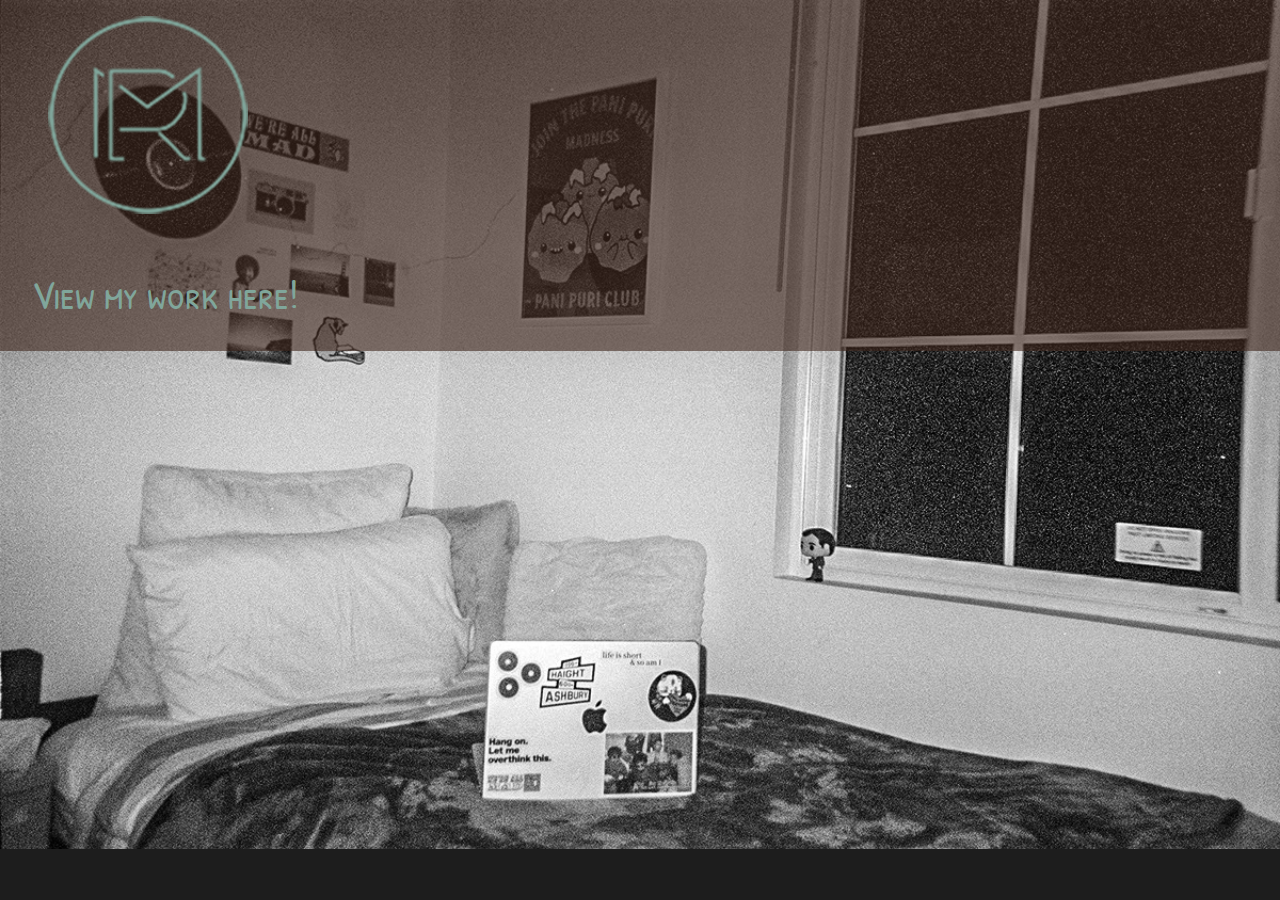
<file: index.html>
<!DOCTYPE html>
<!--[if lt IE 7]>      <html class="no-js lt-ie9 lt-ie8 lt-ie7"> <![endif]-->
<!--[if IE 7]>         <html class="no-js lt-ie9 lt-ie8"> <![endif]-->
<!--[if IE 8]>         <html class="no-js lt-ie9"> <![endif]-->
<!--[if gt IE 8]>      <html class="no-js"> <!--<![endif]-->
<html>
    <head>
        <meta charset="utf-8">
        <meta http-equiv="X-UA-Compatible" content="IE=edge">
        <title>Riya Marwadi Design Portfolio</title>
        <meta name="description" content="Riya Marwadi's Design Portfolio">
        <meta name="viewport" content="width=device-width, initial-scale=1">
        <link rel="stylesheet" href="css/style.css">
    </head>
    <body id="index_bg">
        <!--[if lt IE 7]>
            <p class="browsehappy">You are using an <strong>outdated</strong> browser. Please <a href="#">upgrade your browser</a> to improve your experience.</p>
        <![endif]-->
        
     <header>
        <a href="work.html">
            <img src="img/splash.png" alt="Riya Marwadi Logo">
        <div id="headline">
            <h1>View my work here!</h1>
        </div>
         </a>

        <nav>


        </nav>
     </header>

     <main>
        <section>
    
        </section>  
      
       
     </main>

     
    </body>
</html>
</file>
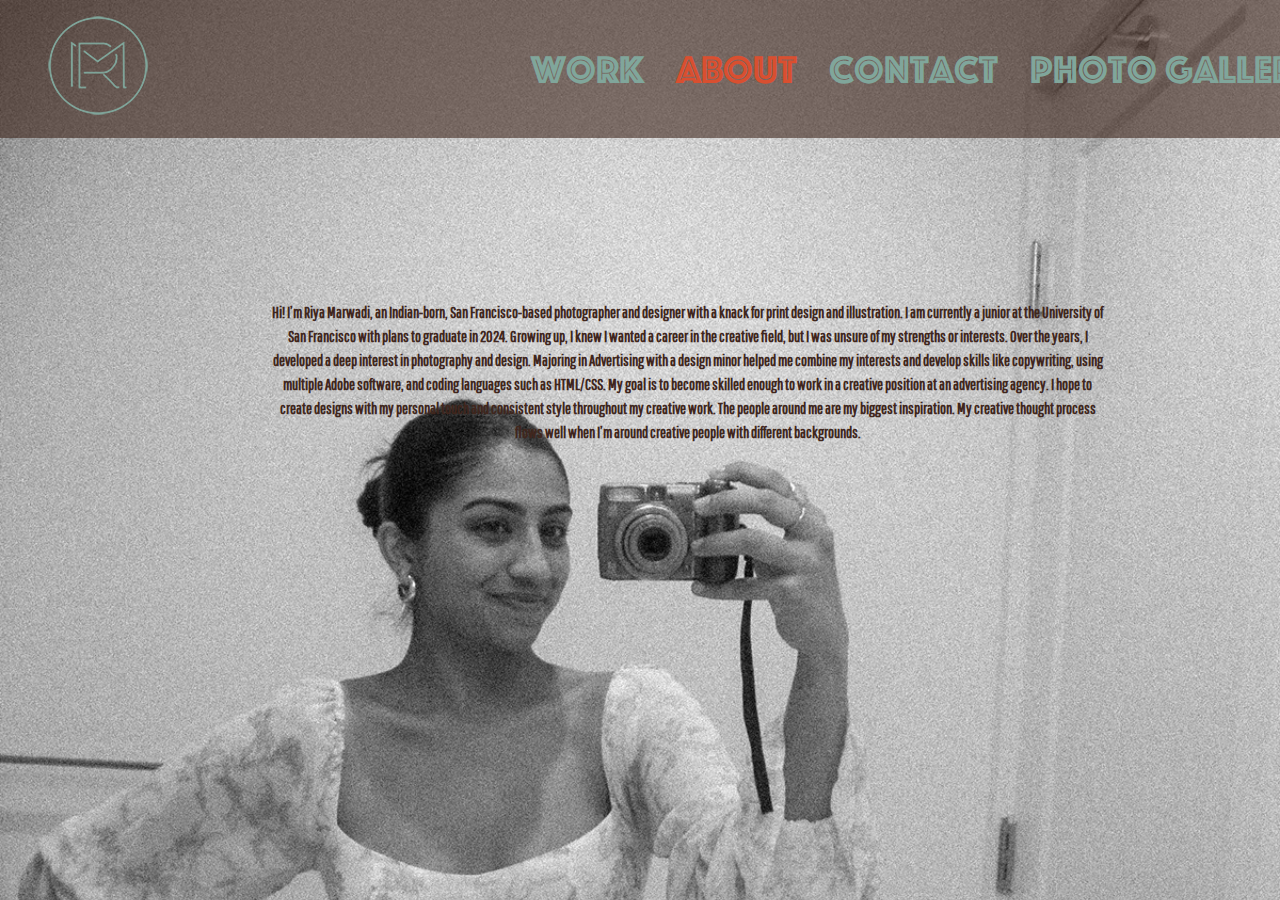
<file: about.html>
<!DOCTYPE html>
<!--[if lt IE 7]>      <html class="no-js lt-ie9 lt-ie8 lt-ie7"> <![endif]-->
<!--[if IE 7]>         <html class="no-js lt-ie9 lt-ie8"> <![endif]-->
<!--[if IE 8]>         <html class="no-js lt-ie9"> <![endif]-->
<!--[if gt IE 8]>      <html class="no-js"> <!--<![endif]-->
<html>
    <head>
        <meta charset="utf-8">
        <meta http-equiv="X-UA-Compatible" content="IE=edge">
        <title>Riya Marwadi bio</title>
        <meta name="description" content="Riya Marwadi's Design Portfolio">
        <meta name="viewport" content="width=device-width, initial-scale=1">
        <link rel="stylesheet" href="css/style.css">
    </head>
    <body id="about_bg">
        <!--[if lt IE 7]>
            <p class="browsehappy">You are using an <strong>outdated</strong> browser. Please <a href="#">upgrade your browser</a> to improve your experience.</p>
        <![endif]-->
        
     <header>
        <a href="index.html">
            <img src="img/logo.png" alt="Riya Marwadi Logo">
        </a>
        <nav>
            <a href="work.html">
                <h1>work</h1>
            </a>
            <a href="#">
                <h1 class="selected">about</h1>
            </a>
            <a href="contact.html">
                <h1>contact</h1>
            </a>
            <a href="photogallery.html">
                <h1>photo gallery</h1>
            </a>

        </nav>
     </header>

     <main>
        <section>
            <div id="about_me">
            </div>
            <div id="bio">
                <p id="info">Hi! I’m Riya Marwadi, an Indian-born, San Francisco-based photographer and designer with a knack for print design and illustration.
                 I am currently a junior at the University of San Francisco with plans to graduate in 2024. Growing up, I knew I wanted a career in the creative field, but I was unsure of my strengths or interests. Over the years, I developed a deep interest in photography and design. Majoring in Advertising with a design minor helped me combine my interests and develop skills like copywriting, using multiple Adobe software, and coding languages such as HTML/CSS. My goal is to become skilled enough to work in a creative position at an advertising agency. I hope to create designs with my personal touch and consistent style throughout my creative work. 
                The people around me are my biggest inspiration. My creative thought process flows well when I’m around creative people with different backgrounds.</p>
            </div>
        </section>
     </main>
    </body>
</html>
</file>
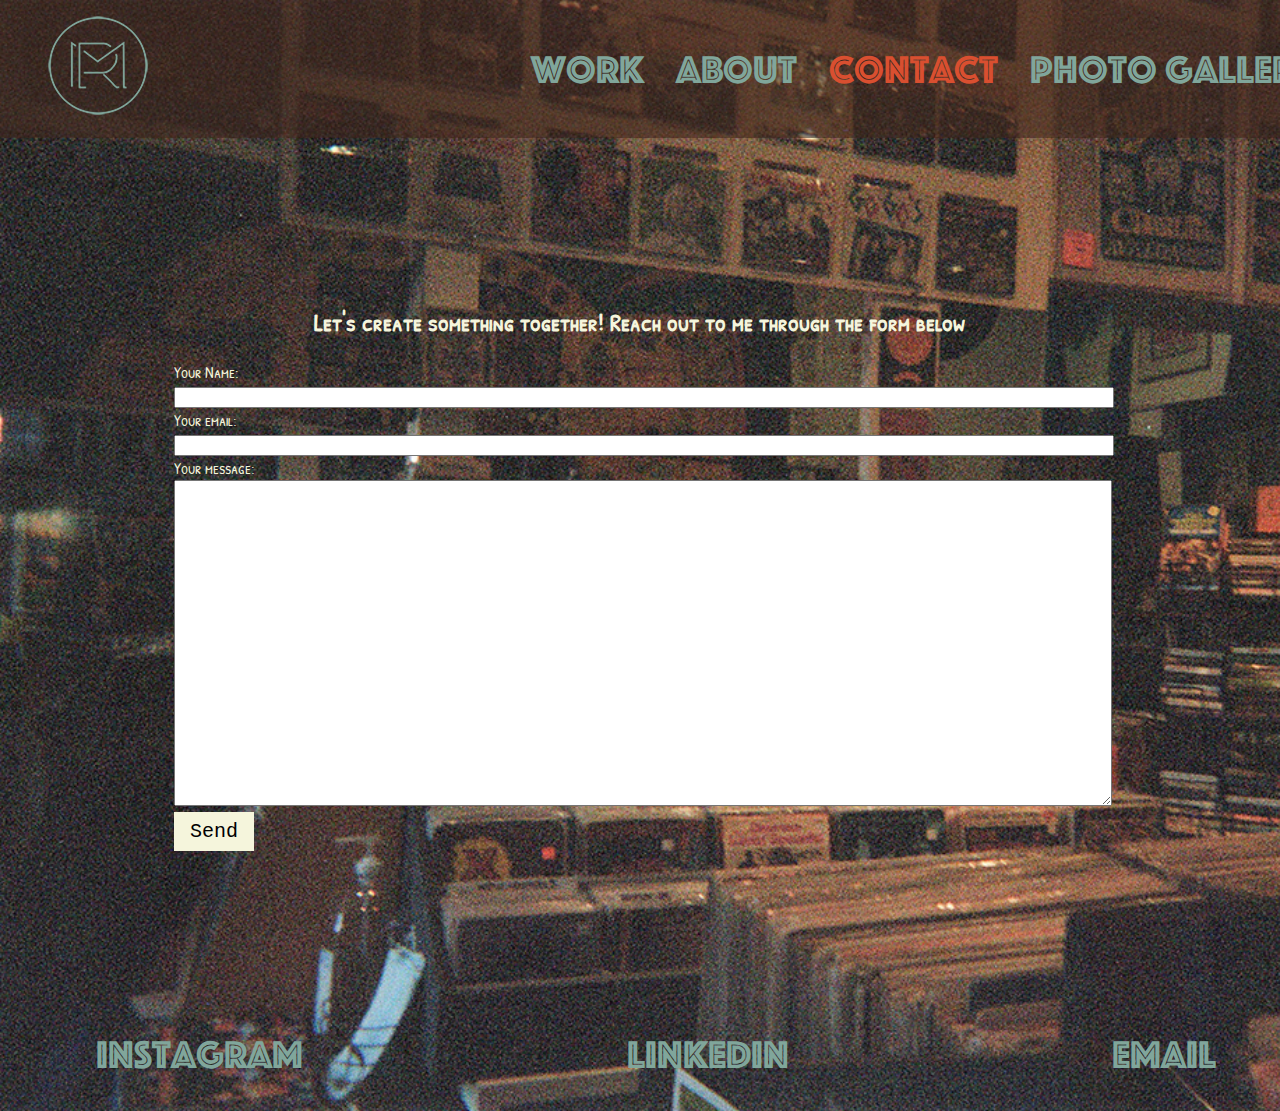
<file: contact.html>
<!DOCTYPE html>
<!--[if lt IE 7]>      <html class="no-js lt-ie9 lt-ie8 lt-ie7"> <![endif]-->
<!--[if IE 7]>         <html class="no-js lt-ie9 lt-ie8"> <![endif]-->
<!--[if IE 8]>         <html class="no-js lt-ie9"> <![endif]-->
<!--[if gt IE 8]>      <html class="no-js"> <!--<![endif]-->
<html>
    <head>
        <meta charset="utf-8">
        <meta http-equiv="X-UA-Compatible" content="IE=edge">
        <title>Riya Marwadi Contact</title>
        <meta name="description" content="Riya Marwadi's Design Portfolio">
        <meta name="viewport" content="width=device-width, initial-scale=1">
        <link rel="stylesheet" href="css/style.css">
    </head>
    <body id="contact_bg">
        <!--[if lt IE 7]>
            <p class="browsehappy">You are using an <strong>outdated</strong> browser. Please <a href="#">upgrade your browser</a> to improve your experience.</p>
        <![endif]-->
        
     <header>
        <a href="index.html">
            <img src="img/logo.png" alt="Riya Marwadi Logo">
        </a>

        <nav>
            <a href="work.html">
                <h1>work</h1>
            </a>
            <a href="about.html">
                <h1>about</h1>
            </a>
            <a href="#">
                <h1 class="selected">contact</h1>
            </a>
            <a href="photogallery.html">
                <h1>photo gallery</h1>
            </a>

        </nav>
     </header>

     <main class="contact">
        <section class="form">
                <div id="byline">
                     <h2> Let's create something together! 
                        Reach out to me through the form below</h2>
                </div>

            <div id="contact">
                <form
                action="https://formspree.io/f/xoqorgnp"
                method="POST">

                <label>
                    Your Name:
                    <input type="Name" name="Name">
                  </label>
                <label>
                  Your email:
                  <input type="email" name="email">
                </label>
                <label>
                  Your message:
                  <textarea name="message"></textarea>
                </label>
                <!-- your other form fields go here -->
                <button type="submit">Send</button>
              </form>
            </div>
        </section>
     </main>

     <footer>
        <a href="https://www.instagram.com/_sundayseries/" target="_blank">
            <h1>Instagram</h1>
        </a>
        <a href="https://www.linkedin.com/in/riya-m-15b825133/" target="_blank">
             <h1>LinkedIn</h1>
         </a>   
         <a href="contact.html" target="_blank">
             <h1>Email</h1>
         </a>    
     </footer>
    </body>
</html>
</file>
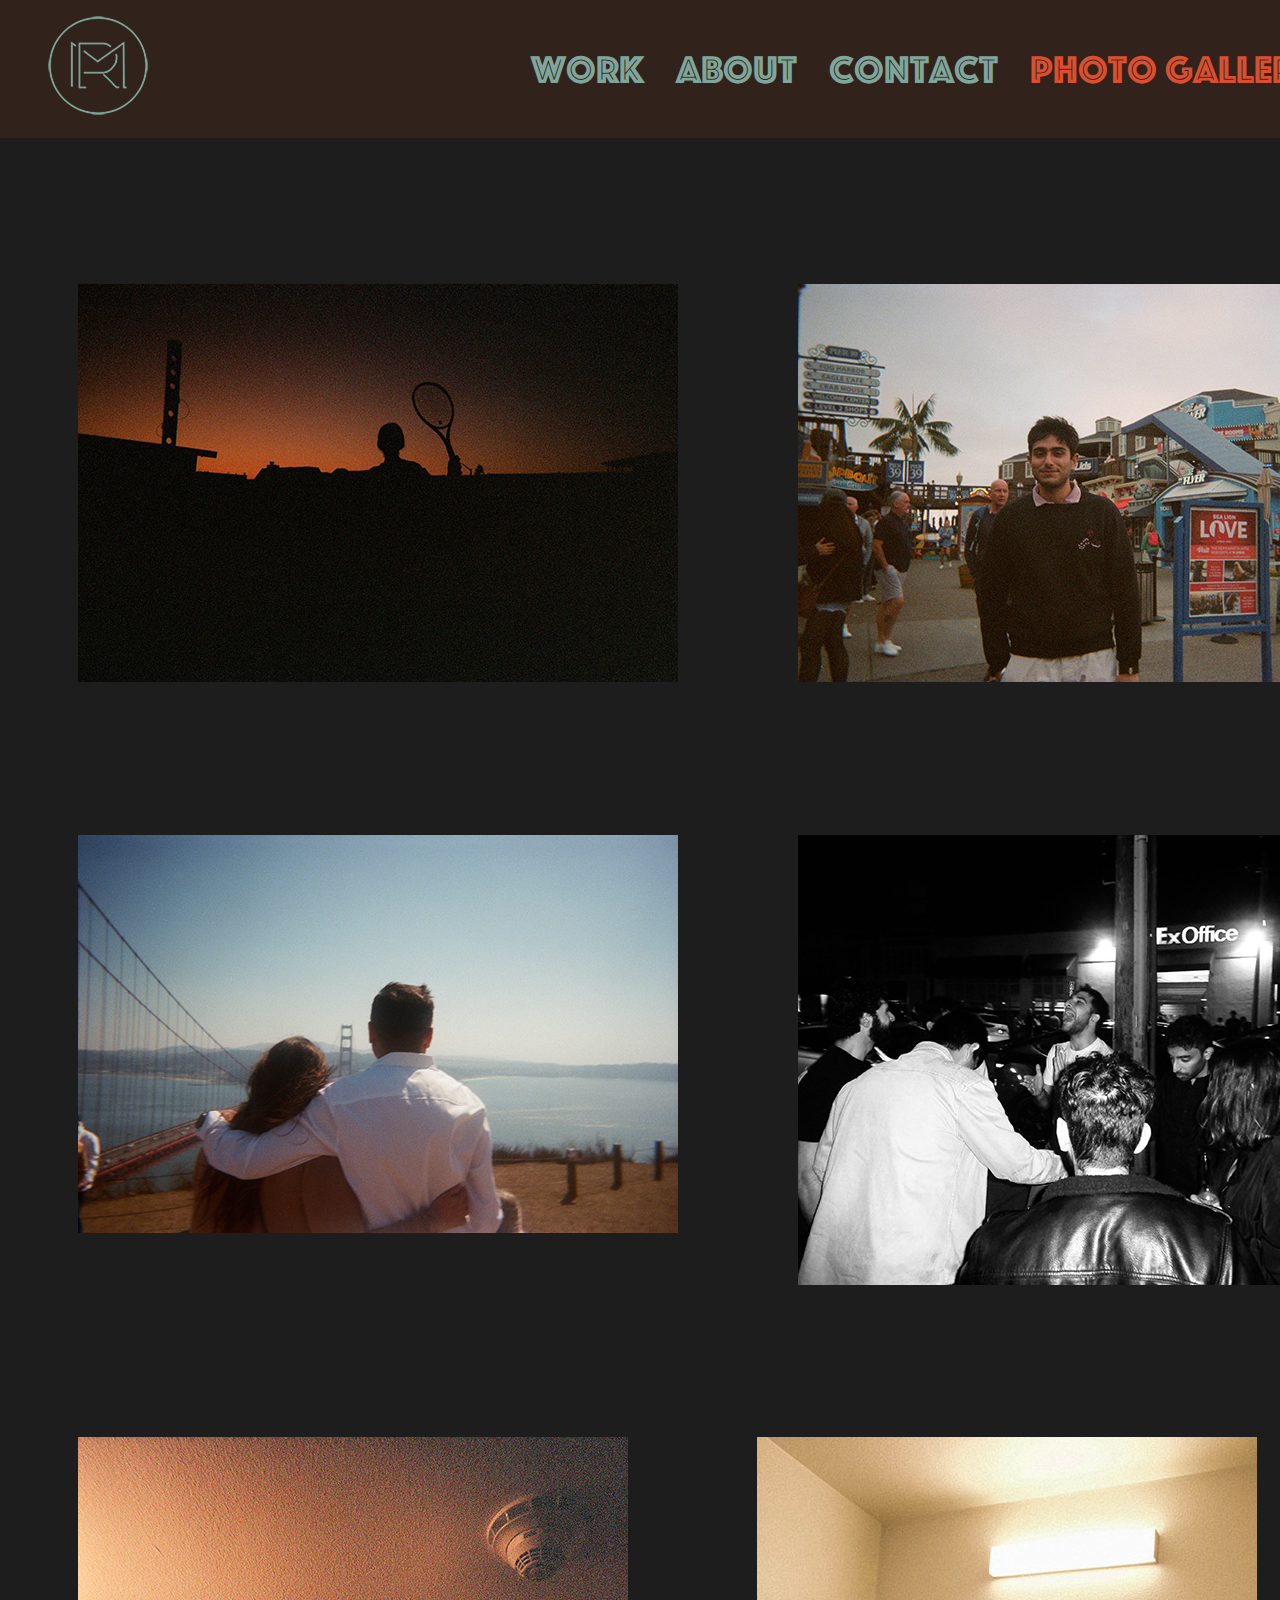
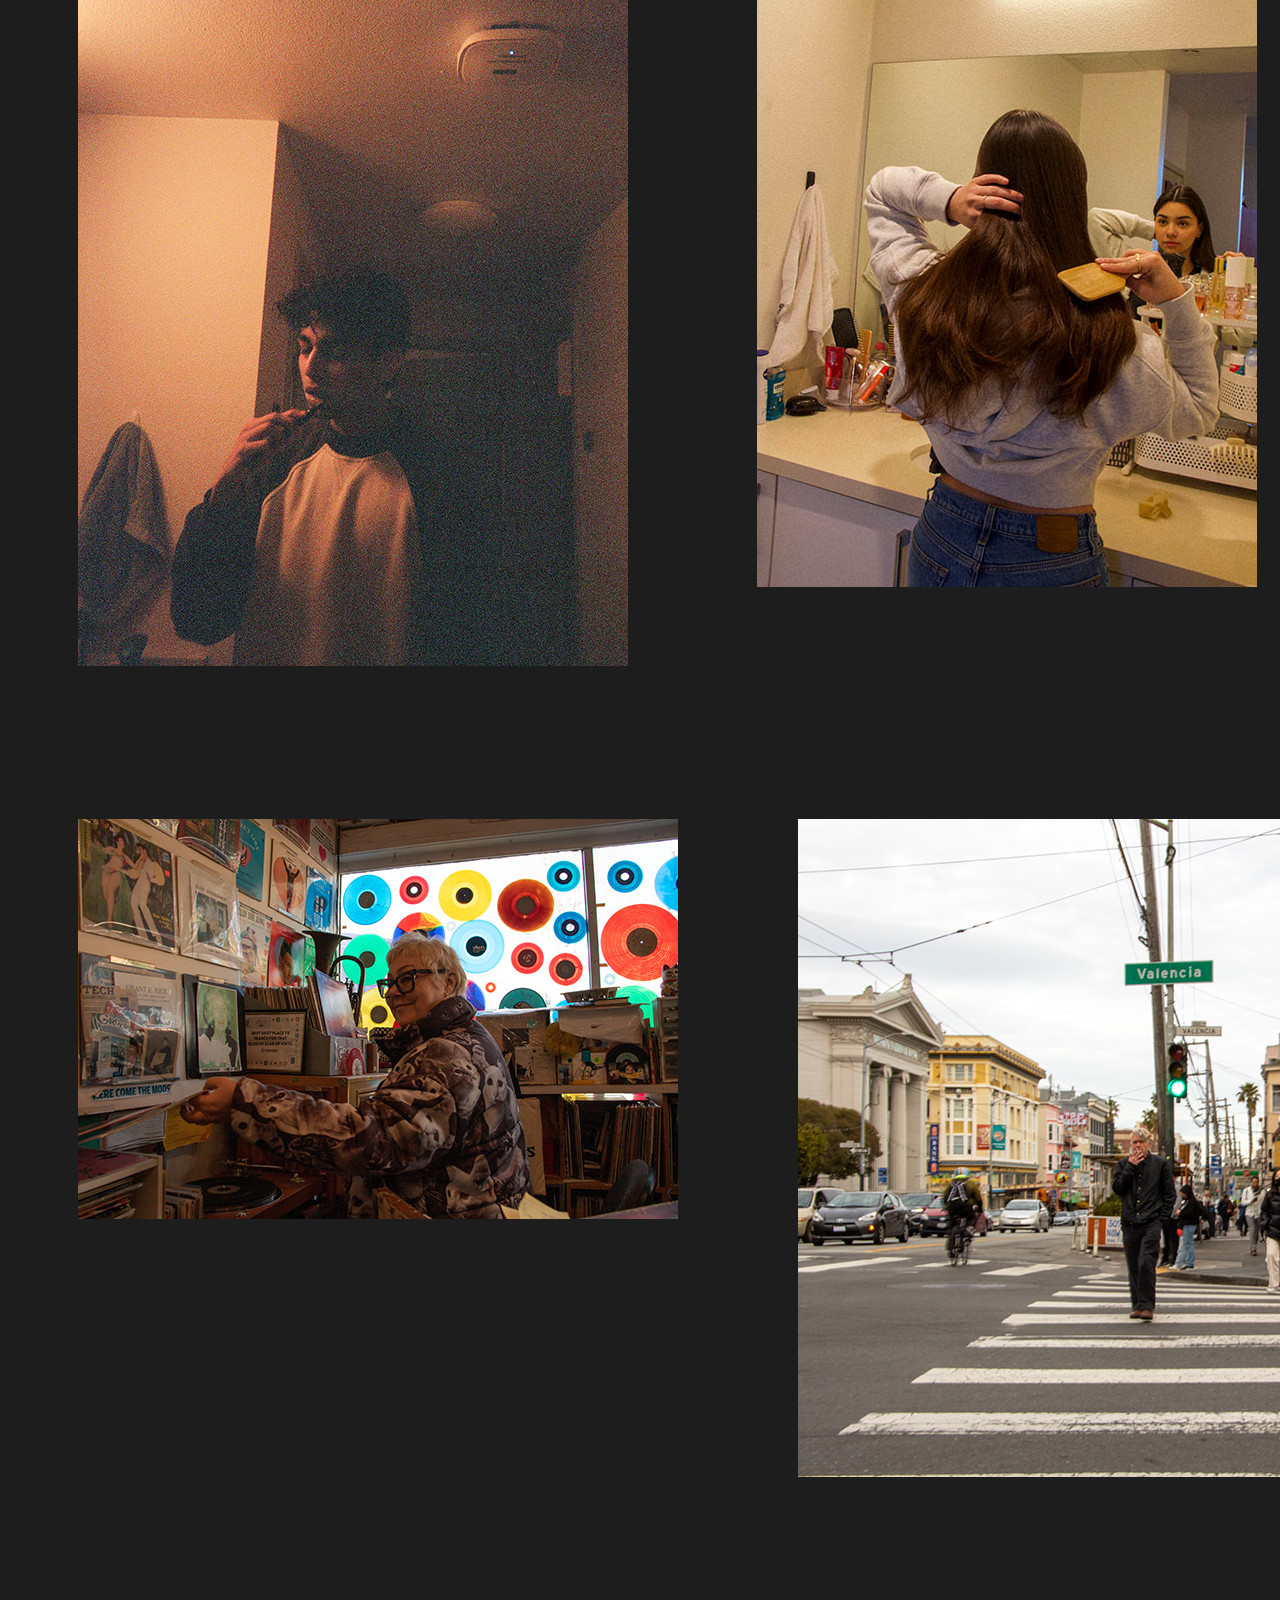
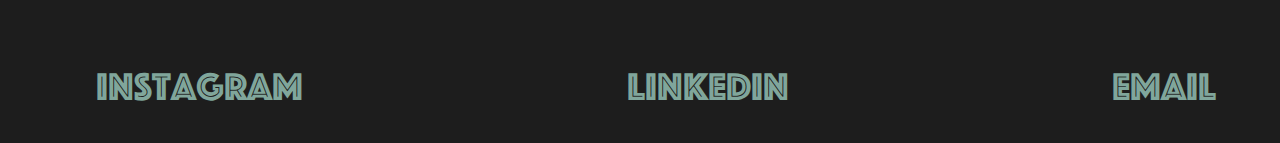
<file: photogallery.html>
<!DOCTYPE html>
<!--[if lt IE 7]>      <html class="no-js lt-ie9 lt-ie8 lt-ie7"> <![endif]-->
<!--[if IE 7]>         <html class="no-js lt-ie9 lt-ie8"> <![endif]-->
<!--[if IE 8]>         <html class="no-js lt-ie9"> <![endif]-->
<!--[if gt IE 8]>      <html class="no-js"> <!--<![endif]-->
<html>
    <head>
        <meta charset="utf-8">
        <meta http-equiv="X-UA-Compatible" content="IE=edge">
        <title>Riya Marwadi other work</title>
        <meta name="description" content="Riya Marwadi's Design Portfolio">
        <meta name="viewport" content="width=device-width, initial-scale=1">
        <link rel="stylesheet" href="css/style.css">
    </head>
    <body>
        <!--[if lt IE 7]>
            <p class="browsehappy">You are using an <strong>outdated</strong> browser. Please <a href="#">upgrade your browser</a> to improve your experience.</p>
        <![endif]-->
        
     <header>
        <a href="index.html">
            <img src="img/logo.png" alt="Riya Marwadi Logo">
        </a>
        <nav>
            <a href="work.html">
                <h1>work</h1>
            </a>
            <a href="about.html">
                <h1>about</h1>
            </a>
            <a href="contact.html">
                <h1>contact</h1>
            </a>
            <a href="#">
                <h1 class="selected">photo gallery</h1>
            </a>

        </nav>
     </header>

     <main>            
    
        <section>
            <div id="photo_3">
                <img src="img/cami.jpg" alt="cami on film">
            </div>   
            <div id="photo_2">
                <img src="img/vermafilm.jpg" alt="verma on film">
             </div>

        </section>

        <section>
            <div id="photo_5">
                <img src="img/parents.jpg" alt="parents on film">
            </div> 
            <div id="photo_4">
                <img src="img/nightout.jpg" alt="night out">
            </div>  
        </section>

        <section>
        <div id="photo_1">
                <img src="img/anu.jpg" alt="anu on film">
        </div>

            <div id="photo_6">
                <img src="img/jules.jpg" alt="lion">
            </div>
        </section>

        <section>
            <div id="photo_7">
                    <img src="img/grooves.jpg" alt="anu on film">
            </div>
    
                <div id="photo_8">
                    <img src="img/cig.jpg" alt="lion">
                </div>
            </section>
     </main>

     <footer>
        <a href="https://www.instagram.com/_sundayseries/" target="_blank">
            <h1>Instagram</h1>
        </a>
        <a href="https://www.linkedin.com/in/riya-m-15b825133/" target="_blank">
             <h1>LinkedIn</h1>
         </a>   
         <a href="contact.html" target="_blank">
             <h1>Email</h1>
         </a>    
     </footer>
    </body>
</html>
</file>
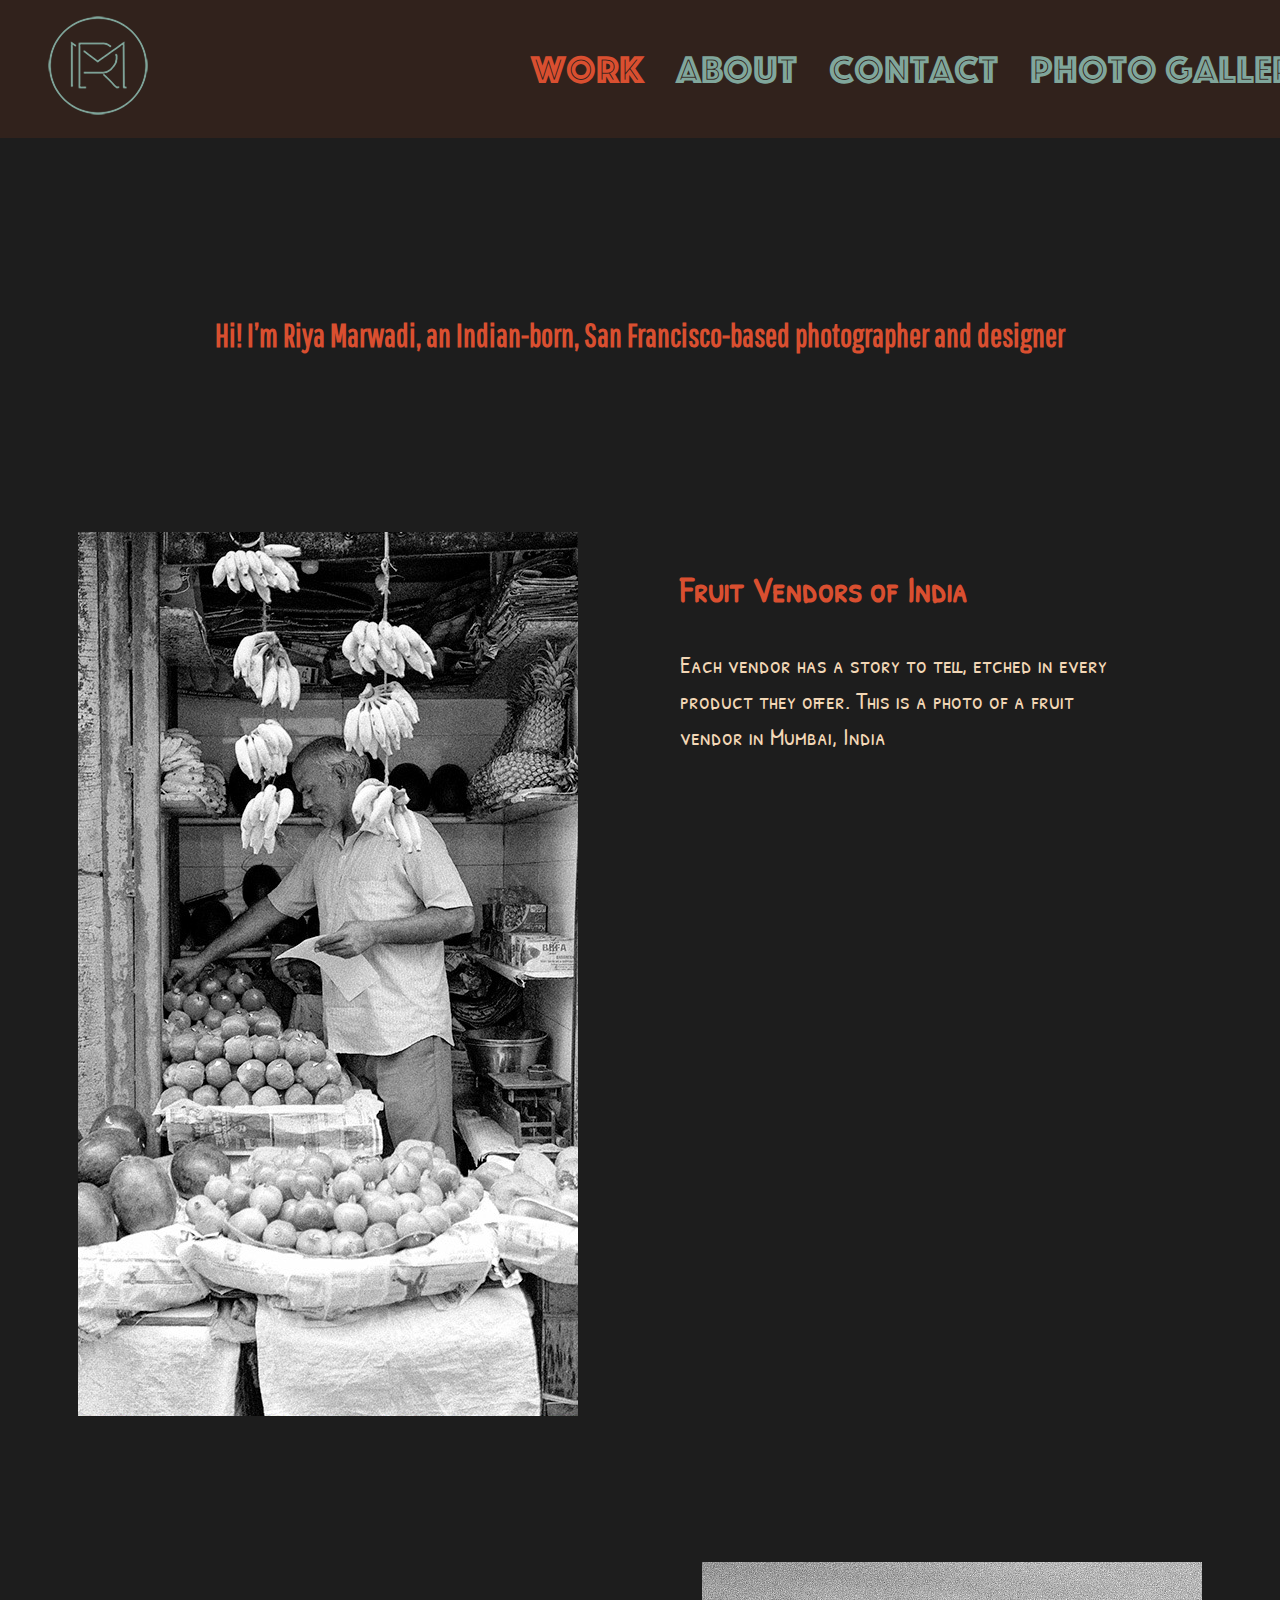
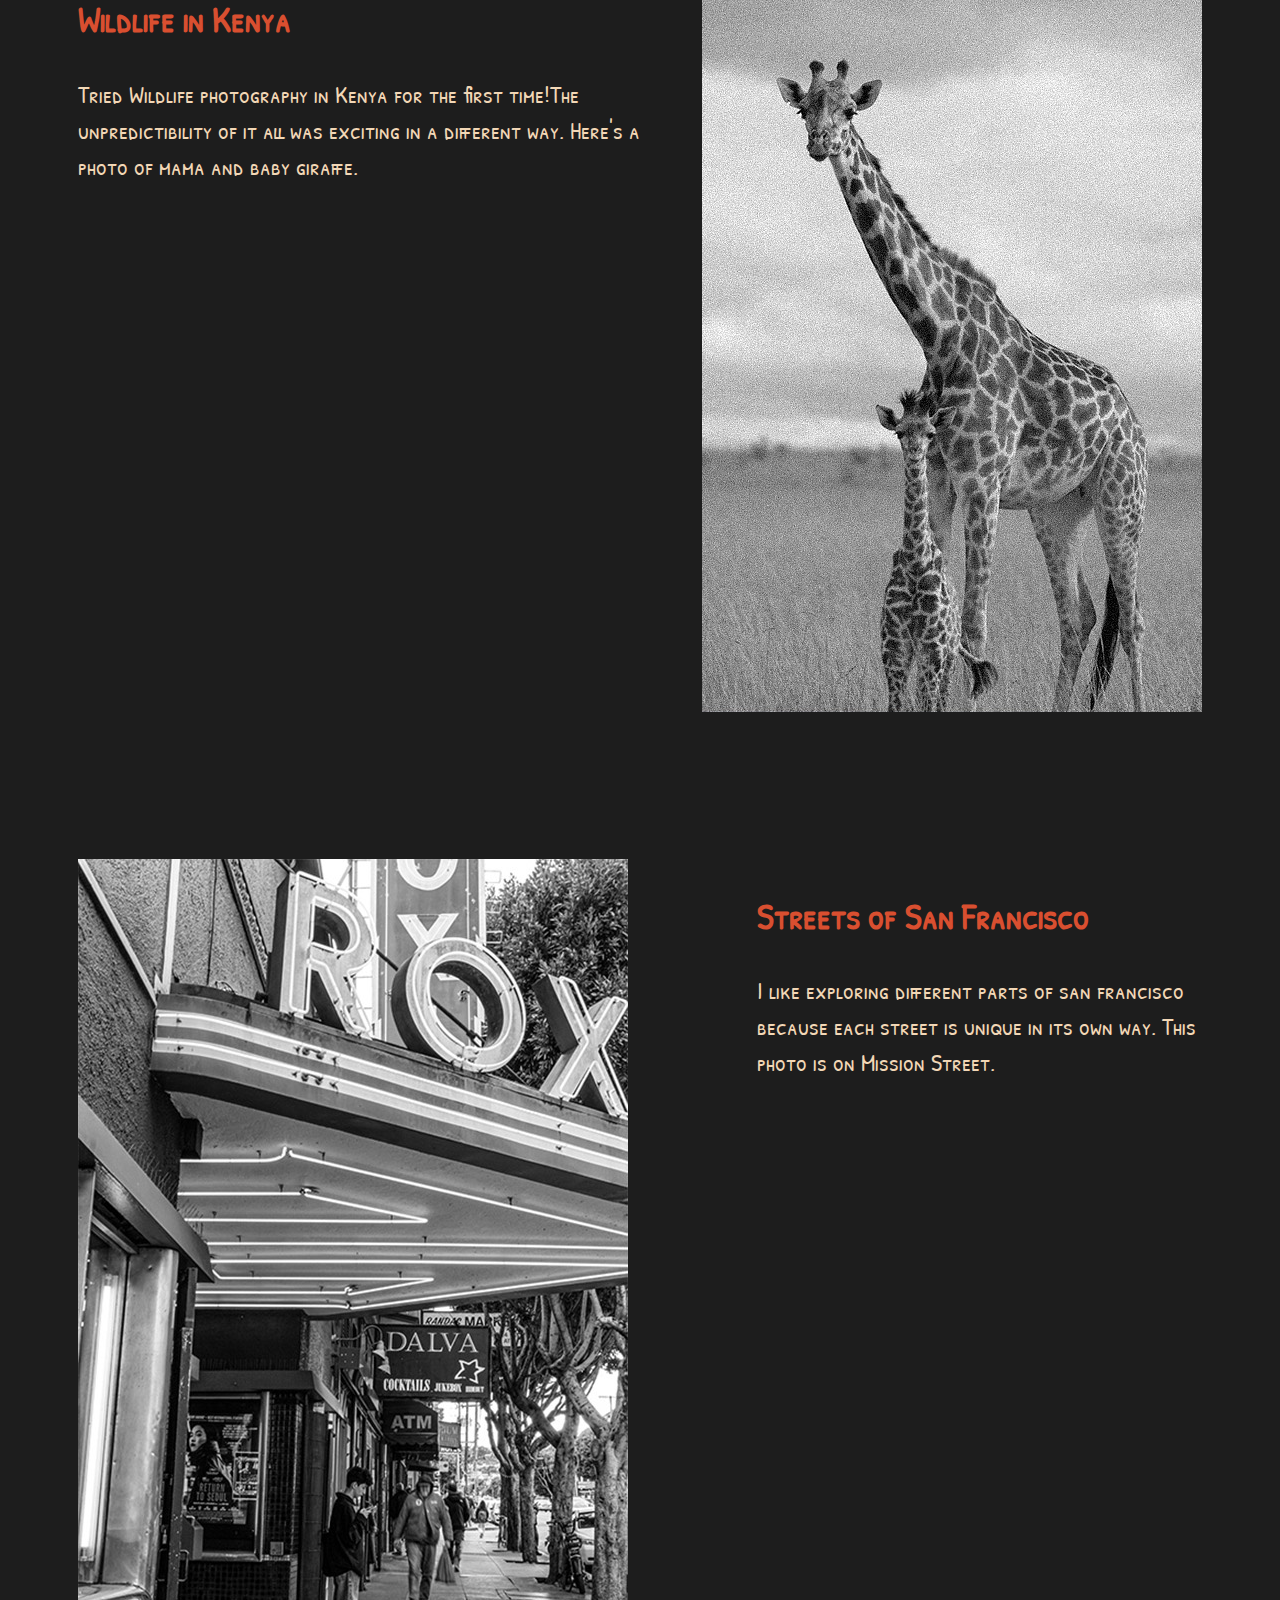
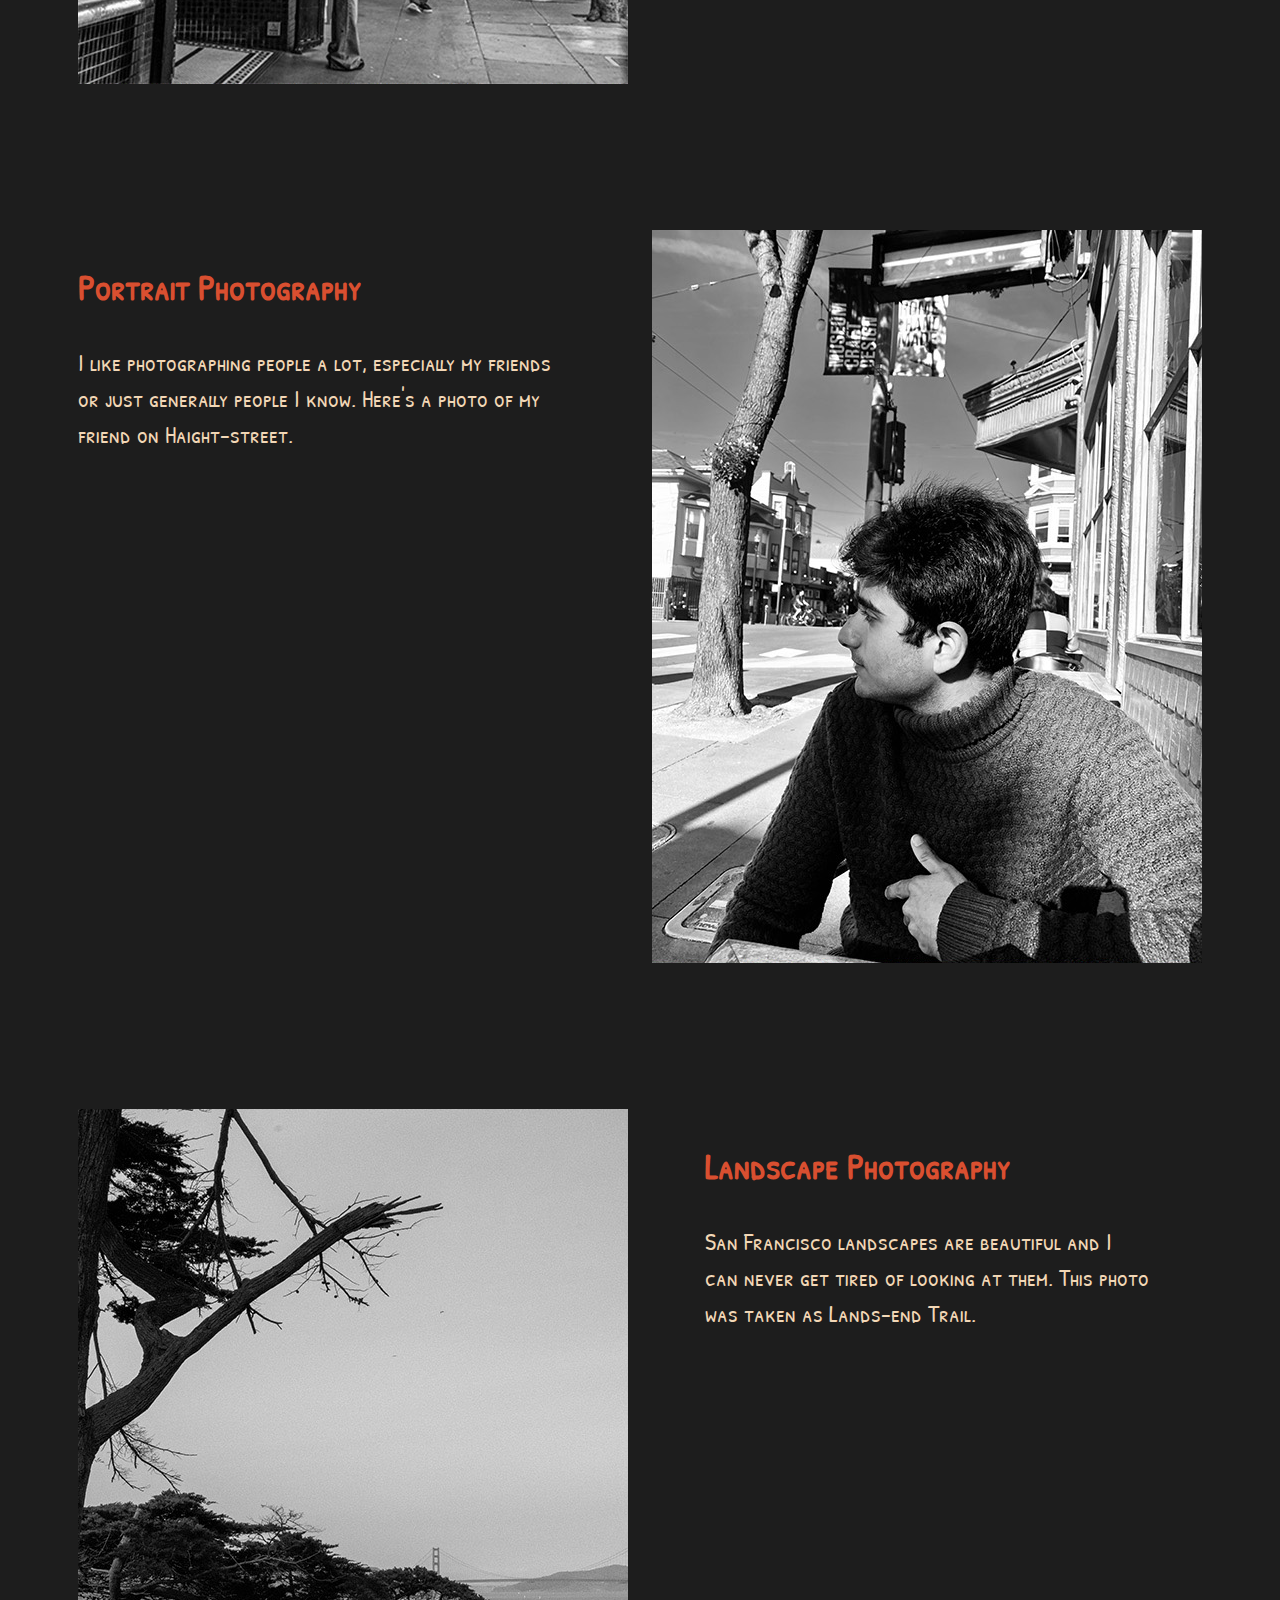
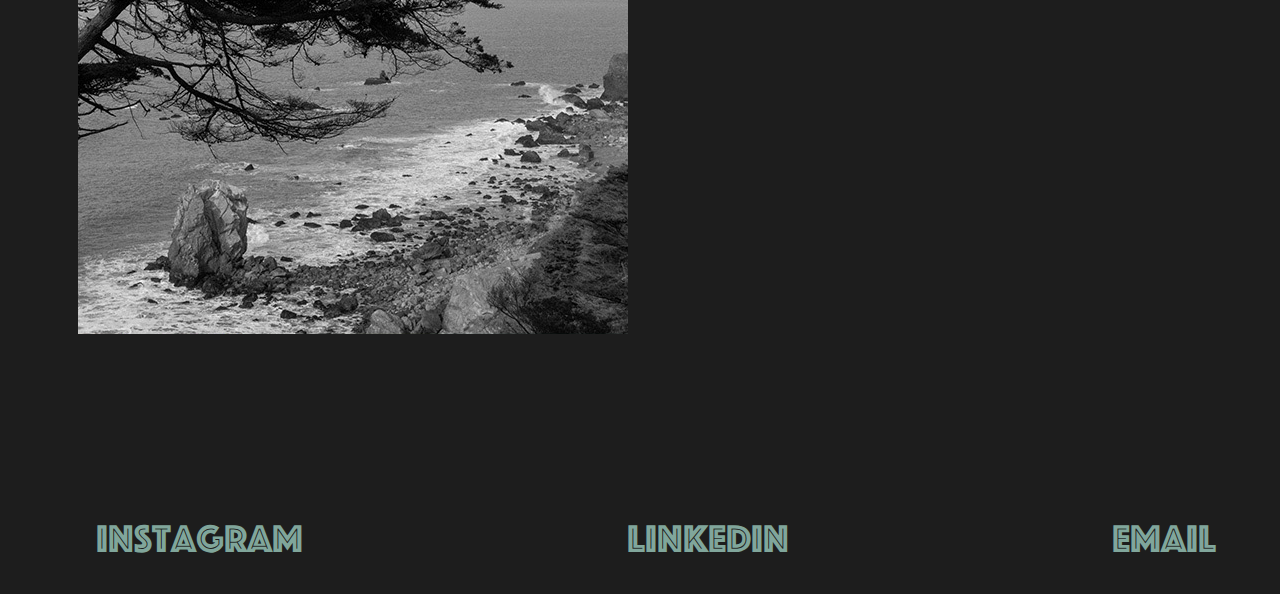
<file: work.html>
<!DOCTYPE html>
<!--[if lt IE 7]>      <html class="no-js lt-ie9 lt-ie8 lt-ie7"> <![endif]-->
<!--[if IE 7]>         <html class="no-js lt-ie9 lt-ie8"> <![endif]-->
<!--[if IE 8]>         <html class="no-js lt-ie9"> <![endif]-->
<!--[if gt IE 8]>      <html class="no-js"> <!--<![endif]-->
<html>
    <head>
        <meta charset="utf-8">
        <meta http-equiv="X-UA-Compatible" content="IE=edge">
        <title>Riya Marwadi work</title>
        <meta name="description" content="Riya Marwadi's Design Portfolio">
        <meta name="viewport" content="width=device-width, initial-scale=1">
        <link rel="stylesheet" href="css/style.css">
    </head>
    <body id="work_bg">
        <!--[if lt IE 7]>
            <p class="browsehappy">You are using an <strong>outdated</strong> browser. Please <a href="#">upgrade your browser</a> to improve your experience.</p>
        <![endif]-->
        

     <header>
        <a href="index.html">
            <img src="img/logo.png" alt="Riya Marwadi Logo">
        </a>

        <nav>
            <a href="#">
                 <h1 class="selected">work</h1>
            </a>
            <a href="about.html">
                <h1>about</h1>
            </a>
            <a href="contact.html">
                <h1>contact</h1>
            </a>
            <a href="photogallery.html">
                <h1>photo gallery</h1>
            </a>

        </nav>
     </header>

     <main>
        <section>
            <h2 id="tagline">Hi! I’m Riya Marwadi, an Indian-born, San Francisco-based photographer and designer</h2>
        </section>
        <section>
            <div id="project_1">
             
            </div>
            <div id="description_1">
                <h2>Fruit Vendors of India</h2>
                <p>Each vendor has a story to tell, etched in every product they offer. This is a photo of a fruit vendor in Mumbai, India 
                </p>
            </div>
        </section>
        <section>
            <div id="project_2">
            
            </div>
            <div id="description_2">
                <h2>Wildlife in Kenya</h2>
                 <p>Tried Wildlife photography in Kenya for the first time!The unpredictibility of it all was exciting in a different way. Here's a photo of mama and baby giraffe.
                </p>
             </div>
         </section>
         <section>
            <div id="project_3">
        
             </div>  
             <div id="description_3">
                <h2>Streets of San Francisco</h2>
                <p> I like exploring different parts of san francisco because each street is unique in its own way. This photo is on Mission Street. 
                </p>
            </div>
        </section>
        <section>
            <div id="project_4">
               
             </div>
             <div id="description_4">
                 <h2>Portrait Photography</h2>
                <p>I like photographing people a lot, especially my friends or just generally people I know. Here's a photo of my friend on Haight-street.
                 </p>
            </div>
        </section>
        <section>
            <div id="project_5">
                
             </div>
            <div id="description_5">
               
                    <h2>Landscape Photography</h2>
                </a>
                 <p> San Francisco landscapes are beautiful and I can never get tired of looking at them. This photo was taken as Lands-end Trail.
                 </p>
            </div>
        </section>
       
     </main>

     <footer>
        <a href="https://www.instagram.com/_sundayseries/" target="_blank">
            <h1>Instagram</h1>
        </a>
        <a href="https://www.linkedin.com/in/riya-m-15b825133/" target="_blank">
             <h1>LinkedIn</h1>
         </a>   
         <a href="contact.html" target="_blank">
             <h1>Email</h1>
         </a>    
     </footer>
    </body>
</html>
</file>
<file: css/style.css>
@import url('https://fonts.googleapis.com/css2?family=Pathway+Gothic+One&display=swap');

@font-face{
    font-family:'PatrickHandSC';
    src: url(PatrickHandSC-Regular.ttf);
}

@font-face{
    font-family: 'phosphate';
    src: url(Phosphate.ttc);
}

html{
    font-size: 16px;
}

body{
    background-color: rgba(0, 0, 0, 0.888);
    font-family:'PatrickHandSC';
    color:#D94F30;
    line-height: 1.5;
    max-width: 100%; 
    margin: auto;
}

header{
    background-color: rgba(64, 38, 29, 0.598);
    width: 103%;
    display: flex;
    align-items: center;
    justify-content: space-between;
}

.photos{
    width: 100%;
    display: flex;
    align-items: center;
    justify-content: space-between;
}

header img {
    padding: 1em; 
}

h1{
   color: #80A69B;
    font-size: 2.5rem;
    font-style: normal;
    font-weight: 400;
}

h2{
    font-family: 'patrickhandsc';
}


a{
    color: #80A69B;
    text-decoration: none; 
    margin: 0 0 0 2rem;
    font-family: 'phosphate';
}

a h1:hover{
   color:#D94F30;
}

a h1:visited{
    color:#D94F30;
}

a h2{
    color:#D94F30; 
    font-family: 'phosphate';
}

#headline{
    color:#80A69B;
    font-family: 'patrickhandsc';
}


nav{
    display: flex;
    align-items: center;
    justify-content: space-between;
}

main{
    max-width: 70.2rem; 
    margin: auto;
}

section {
    margin: 9.15rem auto;
    display: grid; 
    grid-template-columns: repeat(12, 1fr);
    grid-column-gap: 1.5rem;
    grid-auto-flow: dense;

}

footer{
    width: 90%;
    text-align: center;
    margin: auto;
    display: flex;
    align-items: center;
    justify-content: space-between;
}

footer a {
    text-align: center;
}

input, textarea{
        width: 100%;
}

textarea{
    height: 320px;
}

button{
        background-color:beige;
        border: none;
        font-size: 20px;
        font-family: 'Courier New', Courier, monospace;
        padding: 8px 16px 8px 16px;
}

input:focus, textarea:focus{
    border: 2px solid black;
}

#work_bg{
    background-image: url("../img");
    background-repeat: no-repeat;
    background-size: cover;
}

#index_bg {
    background-image: url("../img/bg.jpg");
    background-repeat: no-repeat;
    background-size: cover;
}

#about_bg{
    background-image: url("../img/about_bgcopy.jpg");
    background-repeat: no-repeat;
    background-size: cover;
}

#index_footer{
    text-align: center;
    margin: auto; 
    position: absolute;
    bottom: 0;
}

 section p{
    color:#F2D7B6;

}

#tagline{
    grid-column: 2/12;
    text-align: center;
    font-family:'pathway gothic one';
    font-size: 2rem;
}

#project_1{
    grid-column: 1/5;
}

#description_1{
    grid-column: 6/12;
    text-align: left;
    font-size: 1.5rem;
}

#project_2{
    grid-column: 9/13;
}

#description_2{
    grid-column: 1/9;
    text-align: left;
    font-size: 1.5rem;
}

#project_3{
    grid-column: 1/2;
}

#description_3{
    grid-column: 4/13;
    text-align: left;
    font-size: 1.5rem;
}

#project_4{
    grid-column: 10/13; 
}

#description_4{
    grid-column: 1/9;
    text-align: left;
    font-size: 1.5rem;
}

#project_5{
    grid-column: 1/2;
}

#description_5{
    grid-column: 3/12;
    text-align: left;
    font-size: 1.5rem;
}


#byline{
    color: beige;
    grid-column: 2/12;
    text-align: center;
    font-family: 'patrickhandsc';
    font-weight: 700;
}

#contact{
    grid-column: 2/12;
}

#about_me{
    grid-column: 1/2;
}

#bio{
    grid-column: 3/12;
    text-align: center;
    font-family: 'pathway gothic one';
    font-weight: 700;
    color: #40261D;
}
.selected {
    color: #D94F30;
}
#project_1{
    background-image: url("../img/fruitvendor.jpg");
    background-position: 0px 0px;
    height: 884px;
    width: 500px;
}

#project_1:hover {
    background-image: url("../img/fruitvendor.jpg");
    background-position: 0px -884px;
}

#project_2{
    background-image: url("../img/giraffe1.jpg");
    background-position: 0px 0px;
    height: 750px;
    width: 500px;
}

#project_2:hover {
    background-image: url("../img/giraffe1.jpg");
    background-position: 0px -750px;
}

#project_3{
    background-image: url("../img/rox.jpg");
    background-position: 0px 0px;
    height: 825px;
    width: 550px;
}

#project_3:hover {
    background-image: url("../img/rox.jpg");
    background-position: 0px -825px;
}

#project_4{
    background-image: url("../img/verma.jpg");
    background-position: 0px 0px;
    height: 733px;
    width: 550px;
}

#project_4:hover {
    background-image: url("../img/verma.jpg");
    background-position: 0px -733px;
}

#project_5{
    background-image: url("../img/landscape1.jpg");
    background-position: 0px 0px;
    height: 825px;
    width: 550px;
}

#project_5:hover {
    background-image: url("../img/landscape1.jpg");
    background-position: 0px -825px;
}

#contact_bg{
    background-image: url("../img/contact.bg.jpg");
    background-repeat: no-repeat;
    background-size: cover;
}

label{
    color: beige;
}

#photo_1{
    grid-column: 1/2;
}

#photo_2{
    grid-column: 4/6;
}
    
#photo_3{
    grid-column: 1/2;
}

#photo_4{
    grid-column: 4/6;
}
    
#photo_5{
    grid-column: 1/2;
}

#photo_6{
    grid-column: 4/6;
}

#photo_7{
    grid-column: 1/2;
}

#photo_8{
    grid-column: 4/6;
}

#info{
    color: #40261D;
}
</file>
